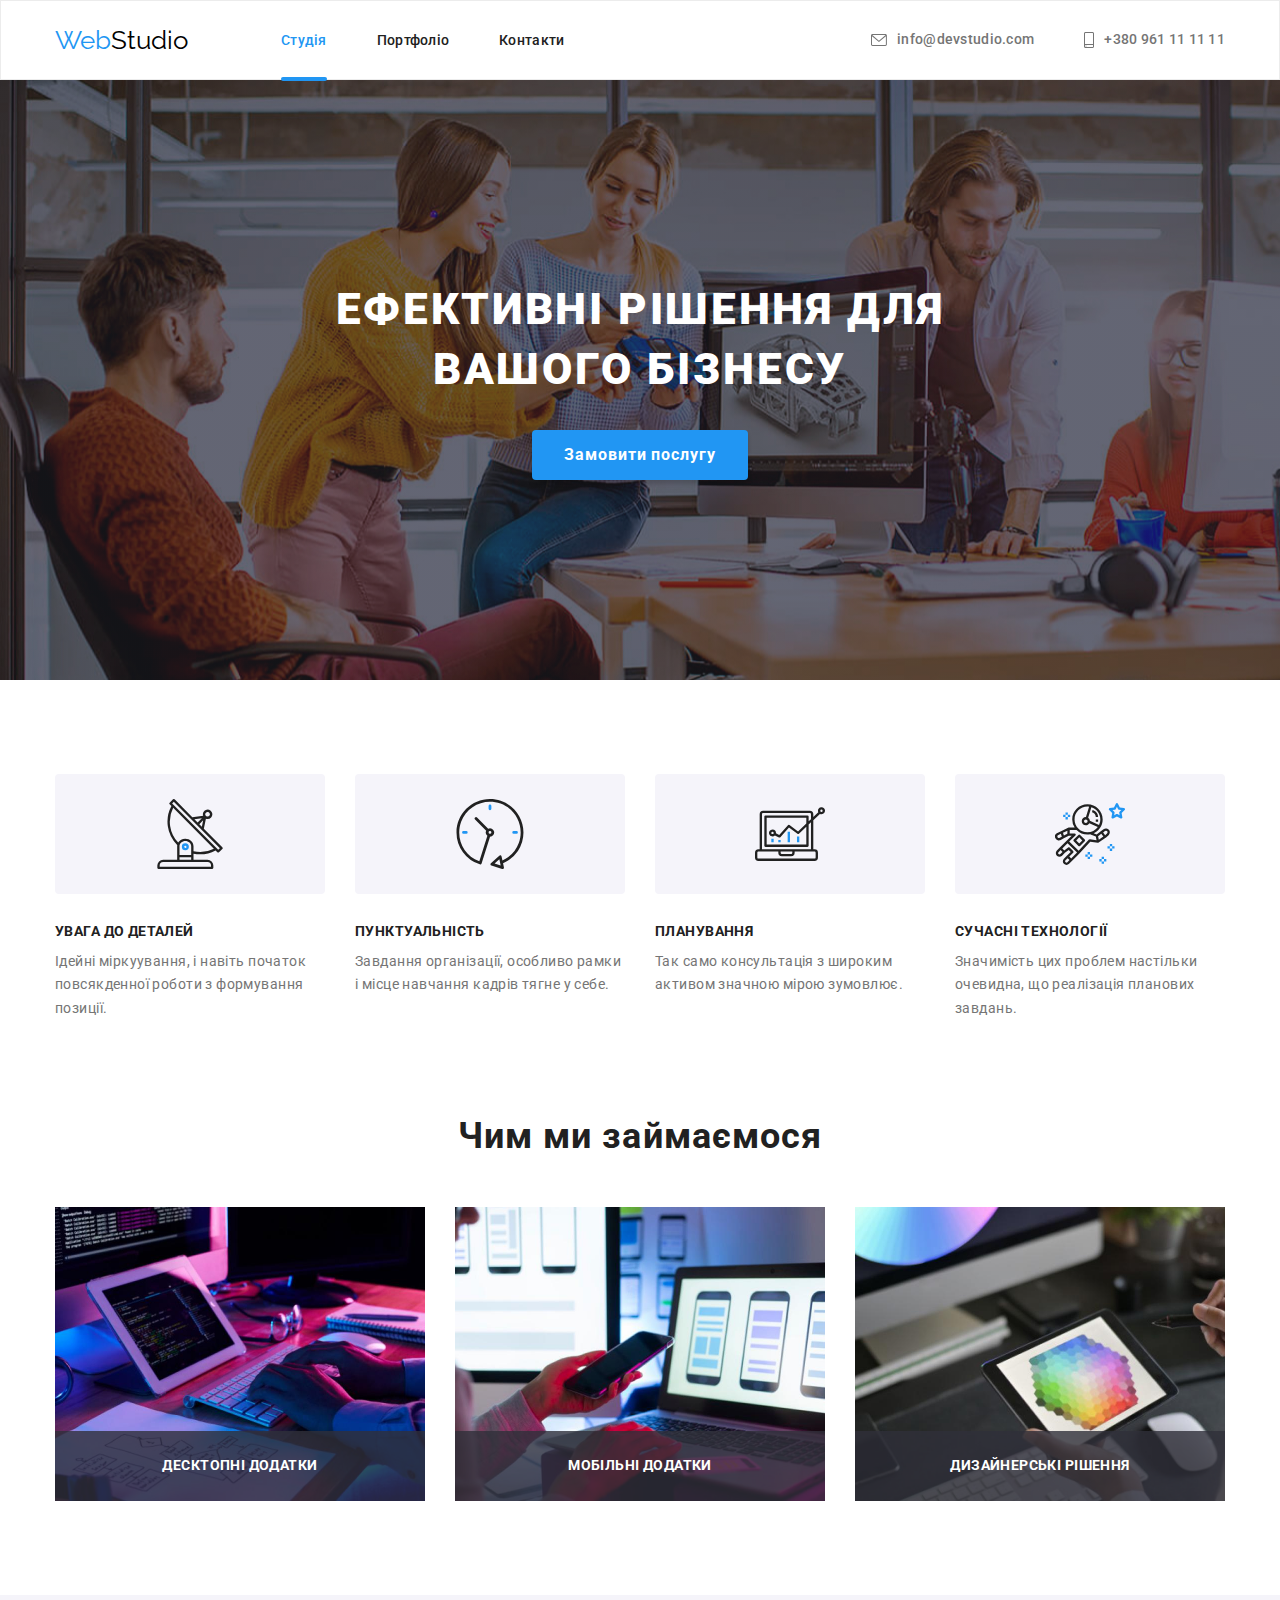
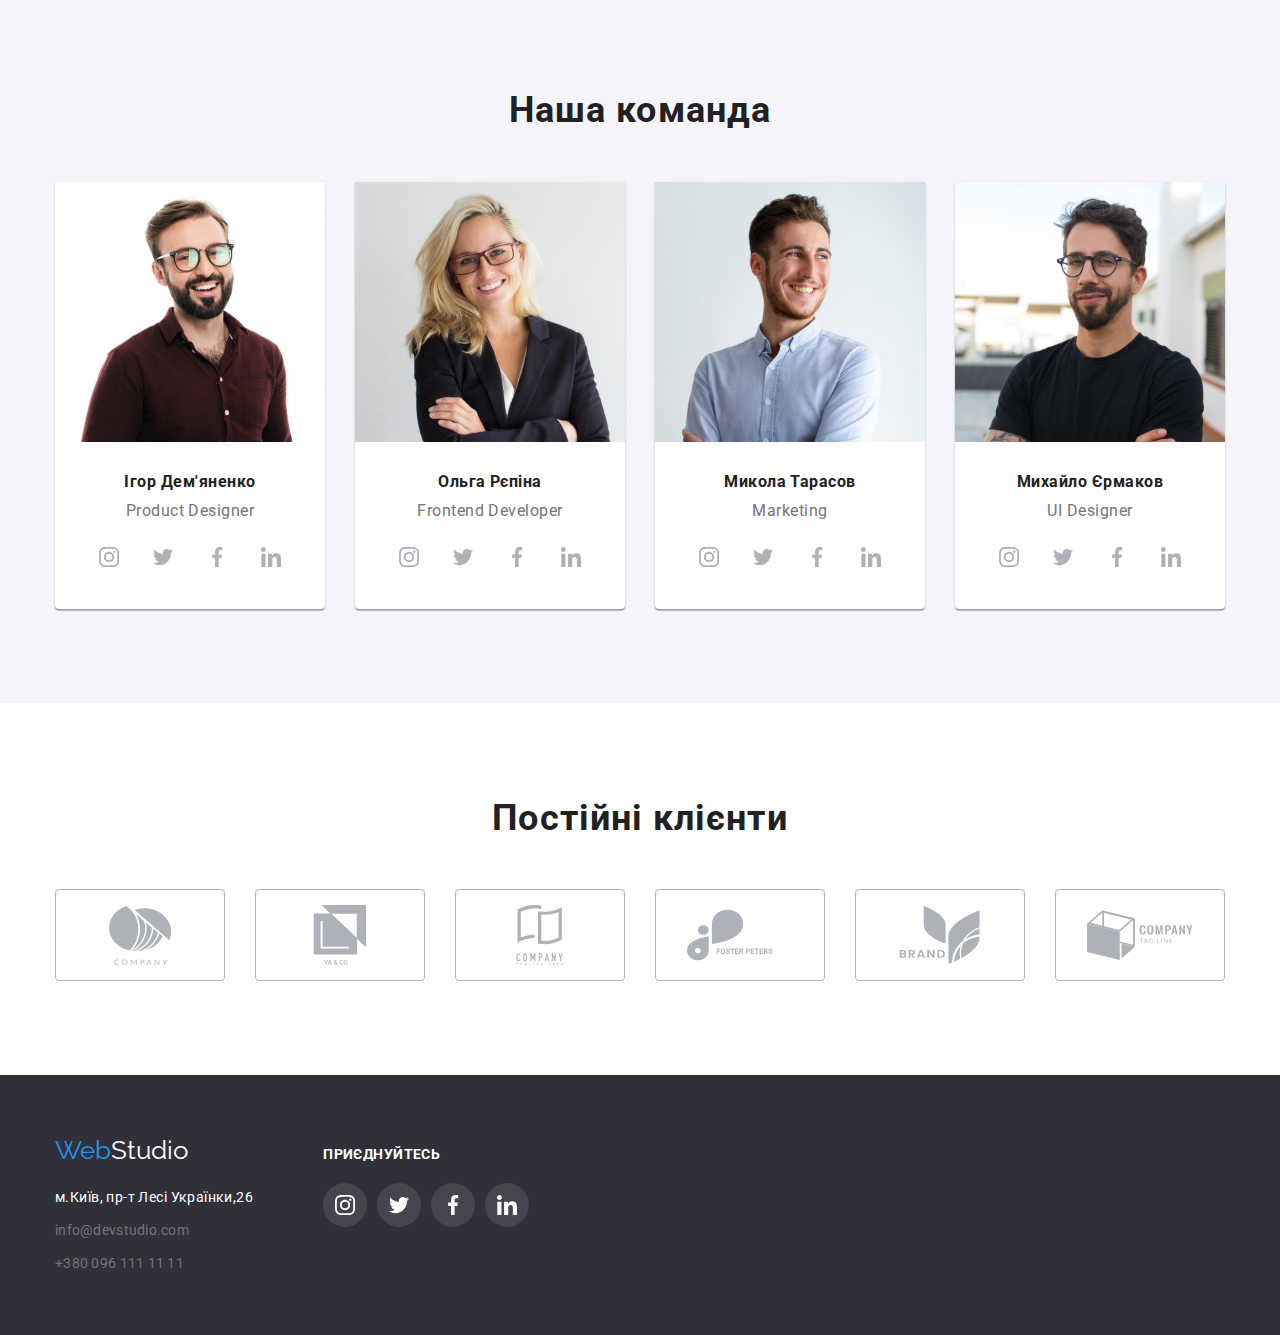
<file: index.html>
<!DOCTYPE html>
<html lang="uk">
<head>
    <meta charset="UTF-8">
    <meta http-equiv="X-UA-Compatible" content="IE=edge">
    <meta name="viewport" content="width=device-width, initial-scale=1.0">
    <title>Document</title>
    <link rel="preconnect" href="https://fonts.googleapis.com">
    <link rel="preconnect" href="https://fonts.gstatic.com" crossorigin>
    <link href="https://fonts.googleapis.com/css2?family=Raleway:wght@700&family=Roboto:wght@400;500;700;900&display=swap" rel="stylesheet">
    <link rel="stylesheet" href="https://cdnjs.cloudflare.com/ajax/libs/modern-normalize/1.1.0/modern-normalize.min.css">
    <link rel="stylesheet" href="css/styles.css">
</head>
<body>

    <header class="header">
        <div class="container container-header">
            <a class="webstudioheader" href=""><span class="span-web"> Web</span>Studio</a>
            <nav class="navigation">
                <ul class="studio-list">
                    <li>
                        <a class="header-transition current" href=""> Студія</a>
                    </li>
                    <li>
                        <a class="header-transition" href="portfolio.html"> Портфоліо</a>
                    </li>
                    <li>
                        <a class="header-transition" href=""> Контакти</a>
                    </li>
                </ul>
            </nav>
            <ul class="mail-list">
                <li>
                    <a class="mailtel list-icon-hover" href="mailto:info@devstudio.com">
                        <svg class="folder">
                            <use href="./images/icons.svg#icon-envelope-hover"></use>
                        </svg>
                        info@devstudio.com</a>
                    
                </li>
                <li>
                    <a class="mailtel list-icon-hover" href="tel:+380961111111">
                        <svg class="phone">
                            <use href="./images/icons.svg#icon-smartphone"></use>
                        </svg>
                        +380&nbsp;961&nbsp;11&nbsp;11&nbsp;11
                    </a>
                </li>
            </ul>
        </div>
    </header>
    <main class="main">
        <section class="conteiner-general section">
            <div class="container">
                <h1 class="main-title">Ефективні рішення для вашого бізнесу</h1>
                <button class="button-index" type="button" data-modal-open>Замовити послугу</button>
            </div>
        </section>
            <section class="conteiner-goals section">
                <div class="container">
                    <!-- <h2>Ціль компанії</h2> -->
                    <ul class="goals-flex">
                        <li class="lists lists-goals">
                            <div class="container-icon-goals">
                                <svg class="icon-goals">
                                    <use href="./images/icons.svg#icon-antenna-1"></use>
                                </svg>
                            </div>
                            <h3 class="goals-description">УВАГА ДО ДЕТАЛЕЙ</h3>
                            <p class="goals-text">Ідейні міркуування, і навіть початок повсякденної роботи з формування позиції.</p>
                        </li>
                        <li class="lists lists-goals">
                            <div class="container-icon-goals">
                                <svg class="icon-goals">
                                    <use href="./images/icons.svg#icon-clock-1"></use>
                                </svg>
                            </div>
                            <h3 class="goals-description">ПУНКТУАЛЬНІСТЬ</h3>
                            <p class="goals-text">Завдання організації, особливо рамки і місце навчання кадрів тягне у себе.</p>
                        </li>
                        <li class="lists lists-goals">
                            <div class="container-icon-goals">
                                <svg class="icon-goals">
                                    <use href="./images/icons.svg#icon-diagram-1"></use>
                                </svg>
                            </div>
                            <h3 class="goals-description">ПЛАНУВАННЯ</h3>
                            <p class="goals-text">Так само консультація з широким активом значною мірою зумовлює.</p>
                        </li>
                        <li class="lists lists-goals">
                            <div class="container-icon-goals">
                                <svg class="icon-goals">
                                    <use href="./images/icons.svg#icon-astronaut-1"></use>
                                </svg>
                            </div>
                            <h3 class="goals-description">СУЧАСНІ ТЕХНОЛОГІЇ</h3>
                            <p class="goals-text">Значимість цих проблем настільки очевидна, що реалізація планових завдань.</p>
                        </li>
                    </ul>
                </div>
            </section>
            <section class="conteiner-page section">
                <div class="container">
                    <h2 class="pageteams">Чим ми займаємося</h2>
                        <ul class="page-flex">
                            <li class="bottom-background-image">
                                    <img src="./images/Page1.jpg" alt="Зображення WebStudio" height="294" width="370">
                                    <div class="wrapper">
                                        <p class="text-page-studio">ДЕСКТОПНІ ДОДАТКИ</p>
                                    </div>
                            </li>
                            <li class="bottom-background-image">
                                    <img src="./images/Page2.jpg" alt="Зображення WebStudio" height="294" width="370">
                                    <div class="wrapper">
                                        <p class="text-page-studio">МОБІЛЬНІ ДОДАТКИ</p>
                                    </div>
                            </li>
                            <li class="bottom-background-image">
                                    <img src="./images/Page3.jpg" alt="Зображення WebStudio" height="294" width="370">
                                    <div class="wrapper">
                                        <p class="text-page-studio">ДИЗАЙНЕРСЬКІ РІШЕННЯ</p>
                                    </div>
                            </li>
                        </ul>
                </div>                    
            </section>
            <section class="conteiner-team section">
                <div class="container">
                    <h2 class="pageteams">Наша команда</h2>
                    <ul class="team-flex">
                        <li class="lists lists-people">
                            <img src="images/People1.jpg" alt="Men in a company WebStudio"  width="270" height="260">
                            <div class="name-profession">
                                <h3 class="team-name">Ігор Дем'яненко</h3>
                                <p class="team-profession">Product Designer</p>
                                <div class="container-social-network">
                                    <a class="circle" href="">
                                        <svg class="social-network">
                                            <use href="./images/icons.svg#icon-instagram-2"></use>
                                        </svg>
                                    </a>
                                    <a class="circle" href="">
                                        <svg class="social-network">
                                            <use href="./images/icons.svg#icon-twitter-1"></use>
                                        </svg>
                                    </a>
                                    <a class="circle" href="">
                                        <svg class="social-network">
                                            <use href="./images/icons.svg#icon-facebook-1"></use>
                                        </svg>
                                    </a>
                                    <a class="circle" href="">
                                        <svg class="social-network">
                                            <use href="./images/icons.svg#icon-linkedin-1"></use>
                                        </svg>
                                    </a>
                                </div>
                            </div>
                        </li>
                        <li class="lists lists-people">
                            <img src="images/People2.jpg" alt="Women in a company WebStudio" width="270" height="260">
                            <div class="name-profession">
                                <h3 class="team-name">Ольга Рєпіна</h3>
                                <p class="team-profession">Frontend Developer</p>
                                <div class="container-social-network">
                                    <a class="circle" href="">
                                        <svg class="social-network">
                                            <use href="./images/icons.svg#icon-instagram-2"></use>
                                        </svg>
                                    </a>
                                    <a class="circle" href="">
                                        <svg class="social-network">
                                            <use href="./images/icons.svg#icon-twitter-1"></use>
                                        </svg>
                                    </a>
                                    <a class="circle" href="">
                                        <svg class="social-network">
                                            <use href="./images/icons.svg#icon-facebook-1"></use>
                                        </svg>
                                    </a>
                                    <a class="circle" href="">
                                        <svg class="social-network">
                                            <use href="./images/icons.svg#icon-linkedin-1"></use>
                                        </svg>
                                    </a>
                                </div>
                            </div> 
                        </li>
                        <li class="lists lists-people">
                            <img src="images/People3.jpg" alt="Men in a company WebStudio" width="270" height="260">
                            <div class="name-profession">
                                <h3 class="team-name">Микола Тарасов</h3>
                                <p class="team-profession">Marketing</p>
                                <div class="container-social-network">
                                    <a class="circle" href="">
                                        <svg class="social-network">
                                            <use href="./images/icons.svg#icon-instagram-2"></use>
                                        </svg>
                                    </a>
                                    <a class="circle" href="">
                                        <svg class="social-network">
                                            <use href="./images/icons.svg#icon-twitter-1"></use>
                                        </svg>
                                    </a>
                                    <a class="circle" href="">
                                        <svg class="social-network">
                                            <use href="./images/icons.svg#icon-facebook-1"></use>
                                        </svg>
                                    </a>
                                    <a class="circle" href="">
                                        <svg class="social-network">
                                            <use href="./images/icons.svg#icon-linkedin-1"></use>
                                        </svg>
                                    </a>
                                </div>
                            </div>
                        </li>
                        <li class="lists lists-people">
                            <img src="images/People4.jpg" alt="Men in a company WebStudio" width="270" height="260">
                            <div class="name-profession">
                                <h3 class="team-name">Михайло Єрмаков</h3>
                                <p class="team-profession">UI Designer</p>
                                <div class="container-social-network">
                                    <a class="circle" href="">
                                        <svg class="social-network">
                                            <use href="./images/icons.svg#icon-instagram-2"></use>
                                        </svg>
                                    </a>
                                    <a class="circle" href="">
                                        <svg class="social-network">
                                            <use href="./images/icons.svg#icon-twitter-1"></use>
                                        </svg>
                                    </a>
                                    <a class="circle" href="">
                                        <svg class="social-network">
                                            <use href="./images/icons.svg#icon-facebook-1"></use>
                                        </svg>
                                    </a>
                                    <a class="circle" href="">
                                        <svg class="social-network">
                                            <use href="./images/icons.svg#icon-linkedin-1"></use>
                                        </svg>
                                    </a>
                                </div>
                            </div>
                        </li>
                    </ul>
                </div>
            </section>
            <section class="section">
                <div class="container">
                    <h2 class="client">Постійні клієнти</h2>
                    <ul class="container-client">
                        <li>
                            <a class="color-company" href="">
                                <svg class="company-client">
                                    <use href="./images/icons.svg#icon-group"></use>
                                </svg>
                            </a>
                        </li>
                        <li>
                            <a class="color-company" href="">
                                <svg class="company-client">
                                    <use href="./images/icons.svg#icon-group-1"></use>
                                </svg>
                            </a>
                        </li>
                        <li>
                            <a class="color-company" href="">
                                <svg class="company-client">
                                    <use href="./images/icons.svg#icon-group-2"></use>
                                </svg>
                            </a>
                        </li>
                        <li>
                            <a class="color-company" href="">
                                <svg class="company-client">
                                    <use href="./images/icons.svg#icon-group-3"></use>
                                </svg>
                            </a>
                        </li>
                        <li>
                            <a class="color-company" href="">
                                <svg class="company-client">
                                    <use href="./images/icons.svg#icon-group-4"></use>
                                </svg>
                            </a>
                        </li>
                        <li>
                            <a class="color-company" href="">
                                <svg class="company-client">
                                    <use href="./images/icons.svg#icon-group-5"></use>
                                </svg>
                            </a>
                        </li>
                    </ul>
                </div>
            </section>
    </main>
    <footer class="footer">
            <div class="container">
                <div class="footer-centre-text">
                    <div>
                    <a class="webstudiofooter" href=""><span class="span-web"> Web</span>Studio</a>
                <address class="footer-address">
                    <ul>
                        <li class="footer-adress__lists">
                        <a class="adress" href="https://www.google.com/maps/place/%D0%B1%D1%83%D0%BB%D1%8C%D0%B2%D0%B0%D1%80+%D0%9B%D0%B5%D1%81%D1%96+%D0%A3%D0%BA%D1%80%D0%B0%D1%97%D0%BD%D0%BA%D0%B8,+26,+%D0%9A%D0%B8%D1%97%D0%B2,+02000/@50.4265807,30.5361971,17z/data=!3m1!4b1!4m5!3m4!1s0x40d4cf0e033ecbe9:0x57a4dffefec77da0!8m2!3d50.4265807!4d30.5383858" target="_blank" rel="noopener noreferrer">
                                м.Київ, пр-т Лесі Українки,26
                            </a>   
                        </li>
                        <li class="footer-adress__lists">
                            <a class="mailtel mailtel-footer" href="mailto:info@devstudio.com">
                                info@devstudio.com
                            </a>
                        </li>
                        <li class="footer-adress__lists">
                            <a class="mailtel mailtel-footer" href="tel:+3800961111111">
                                +380 096 111 11 11
                            </a>
                        </li>
                    </ul>
                </address>
            </div>
            <div>
            <h2 class="text-footer">ПРИЄДНУЙТЕСЬ</h2>
            <ul class="footer-social-network">
                <li>
                    <a class="circle circle-footer" href="">
                        <svg class="social-network social-network-footer">
                            <use href="./images/icons.svg#icon-instagram-2"></use>
                        </svg>
                    </a>
                </li>
                <li>
                    <a class="circle circle-footer" href="">
                        <svg class="social-network social-network-footer">
                            <use href="./images/icons.svg#icon-twitter-1"></use>
                        </svg>
                    </a>
                </li>
                <li>
                    <a class="circle circle-footer" href="">
                        <svg class="social-network social-network-footer">
                            <use href="./images/icons.svg#icon-facebook-1"></use>
                        </svg>
                    </a>
                </li>
                <li>
                    <a class="circle circle-footer" href="">
                        <svg class="social-network social-network-footer">
                            <use href="./images/icons.svg#icon-linkedin-1"></use>
                        </svg>
                    </a>
                </li>
            </ul>
            </div> 
        </div>
    </div>    
    </footer>
    <div class="backdrop is-hidden" data-modal>
        <div class="modal">
            <button class="modal-button" type="button" data-modal-close>
                <svg class="icon-close">
                    <use href="./images/icons.svg#icon-close"></use>
                </svg>
            </button>
        </div>
    </div>
    <script src="./js/modal.js">

    </script>
</body>
</html>
</file>
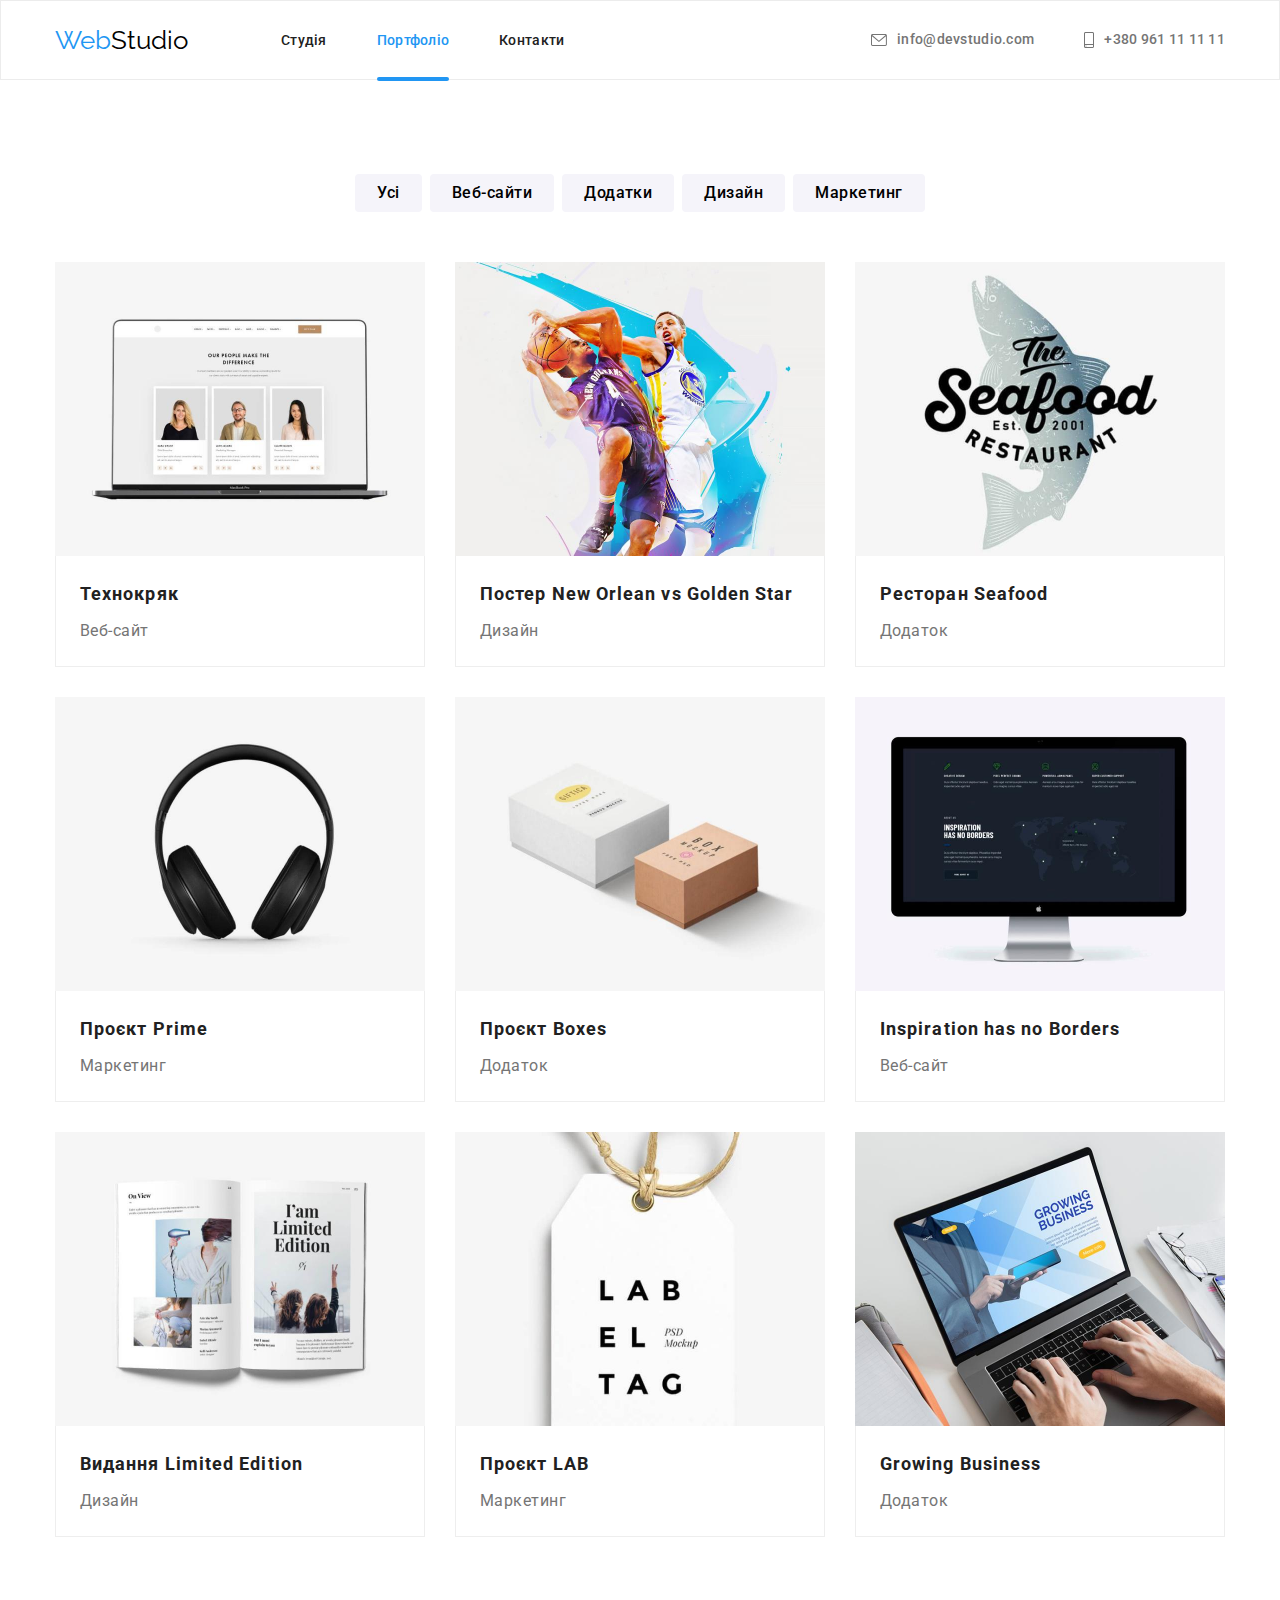
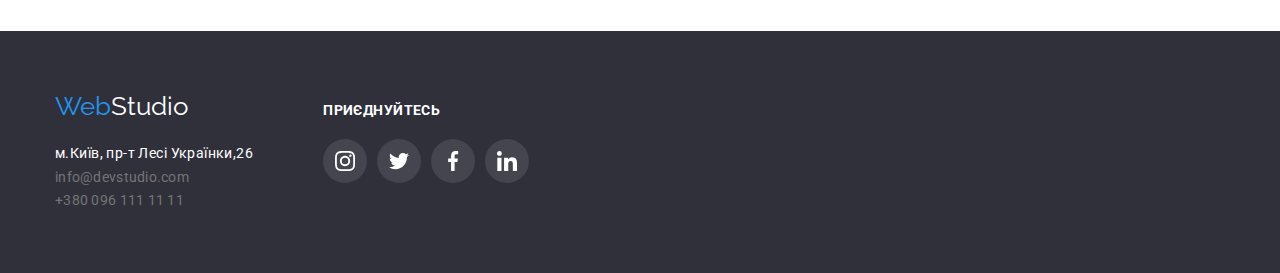
<file: portfolio.html>
<!DOCTYPE html>
<html lang="en">
<head>
    <meta charset="UTF-8">
    <meta http-equiv="X-UA-Compatible" content="IE=edge">
    <meta name="viewport" content="width=device-width, initial-scale=1.0">
    <title>Document</title>
    <link rel="preconnect" href="https://fonts.googleapis.com">
    <link rel="preconnect" href="https://fonts.gstatic.com" crossorigin>
    <link href="https://fonts.googleapis.com/css2?family=Raleway:wght@700&family=Roboto:wght@400;500;700;900&display=swap" rel="stylesheet">
    <link rel="stylesheet" href="https://cdnjs.cloudflare.com/ajax/libs/modern-normalize/1.1.0/modern-normalize.min.css">
    <link rel="stylesheet" href="css/styles.css">
</head>
<body>
    <header class="header">
        <div class="container container-header">
            <a class="webstudioheader" href=""><span class="span-web"> Web</span>Studio</a>
            <nav class="navigation">
                <ul class="studio-list">
                    <li>
                        <a class="header-transition" href="index.html"> Студія</a>
                    </li>
                    <li>
                        <a class="header-transition current" href=""> Портфоліо</a>
                    </li>
                    <li>
                        <a class="header-transition" href=""> Контакти</a>
                    </li>
                </ul>
            </nav>
            <ul class="mail-list">
                <li>
                    <a class="mailtel list-icon-hover" href="mailto:info@devstudio.com">
                        <svg class="folder">
                            <use href="./images/icons.svg#icon-envelope-hover"></use>
                        </svg>
                        info@devstudio.com</a>
                    
                </li>
                <li>
                    <a class="mailtel list-icon-hover" href="tel:+380961111111">
                        <svg class="phone">
                            <use href="./images/icons.svg#icon-smartphone"></use>
                        </svg>
                        +380&nbsp;961&nbsp;11&nbsp;11&nbsp;11
                    </a>
                </li>
            </ul>
        </div>
    </header>
    <main>
            <section class="conteiner-different-page section">
                <div class="container">
                    <!-- <h1>Усі зображення</h1> -->
                    <ul class="page">
                        <li>
                            <button class="button-portfolio" type="button">Усі</button>
                        </li>
                        <li>
                            <button class="button-portfolio" type="button">Веб-сайти</button>
                        </li>
                        <li>
                            <button class="button-portfolio" type="button">Додатки</button>
                        </li>
                        <li>
                            <button class="button-portfolio" type="button">Дизайн</button>
                        </li>
                        <li>
                            <button class="button-portfolio" type="button">Маркетинг</button>
                        </li>
                    </ul>
                    <ul class="different-page">
                        <li class="lists-different-page">
                            <div class="pop-up-window">
                                <p class="text-pop-up-window">Ресурс пропонує комплексні пропозиції з різним рівнем функціоналу та сервісів.
                                    Все це дозволить відвідувачу отримати вичерпні відомості про компанію чи приватну особу.
                                </p> 
                                    <img  src="images/imagesportfolio/image.jpg" alt="Веб-сайт" width="370" height="294">           
                                </div> 
                            <div class="border-text">
                                    <h2 class="portfolio-description">Технокряк</h2>
                                    <p class="portfolio-text">Веб-сайт</p>  
                            </div>
                        </li>
                        <li class="lists-different-page">
                             <div class="pop-up-window">
                                <p class="text-pop-up-window">Ресурс пропонує комплексні пропозиції з різним рівнем функціоналу та сервісів.
                                    Все це дозволить відвідувачу отримати вичерпні відомості про компанію чи приватну особу.
                                </p> 
                                <img src="images/imagesportfolio/image1.jpg" alt="Дизайн" width="370" height="294">         
                            </div>
                            <div class="border-text">
                                    <h2 class="portfolio-description">Постер New Orlean vs Golden Star</h2>
                                    <p class="portfolio-text">Дизайн</p>
                            </div>
                        </li>
                        <li class="lists-different-page">
                             <div class="pop-up-window">
                                <p class="text-pop-up-window">Ресурс пропонує комплексні пропозиції з різним рівнем функціоналу та сервісів.
                                    Все це дозволить відвідувачу отримати вичерпні відомості про компанію чи приватну особу.
                                </p> 
                                <img src="images/imagesportfolio/image2.jpg" alt="Додаток" width="370" height="294">            
                            </div>
                            <div class="border-text">
                                    <h2 class="portfolio-description">Ресторан Seafood</h2>
                                    <p class="portfolio-text">Додаток</p>
                            </div>
                        </li>
                        <li class="lists-different-page">
                             <div class="pop-up-window">
                                <p class="text-pop-up-window">Ресурс пропонує комплексні пропозиції з різним рівнем функціоналу та сервісів.
                                    Все це дозволить відвідувачу отримати вичерпні відомості про компанію чи приватну особу.
                                </p> 
                                <img src="images/imagesportfolio/image3.jpg" alt="Маркетинг" width="370" height="294">          
                            </div>
                            <div class="border-text">
                                    <h2 class="portfolio-description">Проєкт Prime</h2>
                                    <p class="portfolio-text">Маркетинг</p>
                            </div>
                        </li>
                        <li class="lists-different-page">
                             <div class="pop-up-window">
                                <p class="text-pop-up-window">Ресурс пропонує комплексні пропозиції з різним рівнем функціоналу та сервісів.
                                    Все це дозволить відвідувачу отримати вичерпні відомості про компанію чи приватну особу.
                                </p> 
                                <img src="images/imagesportfolio/image4.jpg" alt="Додаток" width="370" height="294">            
                            </div>
                            <div class="border-text">
                                    <h2 class="portfolio-description">Проєкт Boxes</h2>
                                    <p class="portfolio-text">Додаток</p>
                            </div>
                        </li>
                        <li class="lists-different-page">
                             <div class="pop-up-window">
                                <p class="text-pop-up-window">Ресурс пропонує комплексні пропозиції з різним рівнем функціоналу та сервісів.
                                    Все це дозволить відвідувачу отримати вичерпні відомості про компанію чи приватну особу.
                                </p> 
                                <img src="images/imagesportfolio/image5.jpg" alt="Веб-сайт" width="370" height="294">           
                            </div>
                            <div class="border-text">
                                    <h2 class="portfolio-description">Inspiration has no Borders</h2>
                                    <p class="portfolio-text">Веб-сайт</p>
                            </div>
                        </li>
                        <li class="lists-different-page">
                             <div class="pop-up-window">
                                <p class="text-pop-up-window">Ресурс пропонує комплексні пропозиції з різним рівнем функціоналу та сервісів.
                                    Все це дозволить відвідувачу отримати вичерпні відомості про компанію чи приватну особу.
                                </p> 
                                <img src="images/imagesportfolio/image6.jpg" alt="Дизайн" width="370" height="294">         
                            </div>
                            <div class="border-text">
                                    <h2 class="portfolio-description">Видання Limited Edition</h2>
                                    <p class="portfolio-text">Дизайн</p>
                            </div>
                        </li>
                        <li class="lists-different-page">
                             <div class="pop-up-window">
                                <p class="text-pop-up-window">Ресурс пропонує комплексні пропозиції з різним рівнем функціоналу та сервісів.
                                    Все це дозволить відвідувачу отримати вичерпні відомості про компанію чи приватну особу.
                                </p> 
                                <img src="images/imagesportfolio/image7.jpg" alt="Маркетинг" width="370" height="294">          
                            </div>
                            <div class="border-text">
                                    <h2 class="portfolio-description">Проєкт LAB</h2>
                                    <p class="portfolio-text">Маркетинг</p>
                            </div>
                        </li>
                        <li class="lists-different-page">
                             <div class="pop-up-window">
                                <p class="text-pop-up-window">Ресурс пропонує комплексні пропозиції з різним рівнем функціоналу та сервісів.
                                    Все це дозволить відвідувачу отримати вичерпні відомості про компанію чи приватну особу.
                                </p> 
                                <img src="images/imagesportfolio/image8.jpg" alt="Додаток" width="370" height="294">            
                            </div>
                            <div class="border-text">
                                    <h2 class="portfolio-description">Growing Business</h2>
                                    <p class="portfolio-text">Додаток</p>
                            </div>
                        </li>
                    </ul>
                </div>
            </section>
    </main>
    <footer class="footer">
        <div class="container">
            <div class="footer-centre-text">
                <div>
                <a class="webstudiofooter" href=""><span class="span-web"> Web</span>Studio</a>
            <address class="footer-address">
                <ul>
                    <li>
                    <a class="adress" href="https://www.google.com/maps/place/%D0%B1%D1%83%D0%BB%D1%8C%D0%B2%D0%B0%D1%80+%D0%9B%D0%B5%D1%81%D1%96+%D0%A3%D0%BA%D1%80%D0%B0%D1%97%D0%BD%D0%BA%D0%B8,+26,+%D0%9A%D0%B8%D1%97%D0%B2,+02000/@50.4265807,30.5361971,17z/data=!3m1!4b1!4m5!3m4!1s0x40d4cf0e033ecbe9:0x57a4dffefec77da0!8m2!3d50.4265807!4d30.5383858" target="_blank" rel="noopener noreferrer">
                            м.Київ, пр-т Лесі Українки,26
                        </a>   
                    </li>
                    <li>
                        <a class="mailtel mailtel-footer" href="mailto:info@devstudio.com">
                            info@devstudio.com
                        </a>
                    </li>
                    <li>
                        <a class="mailtel mailtel-footer" href="tel:+3800961111111">
                            +380 096 111 11 11
                        </a>
                    </li>
                </ul>
            </address>
        </div>
        <div>
        <h2 class="text-footer">ПРИЄДНУЙТЕСЬ</h2>
        <ul class="footer-social-network">
            <li>
                <a class="circle circle-footer">
                    <svg class="social-network social-network-footer">
                        <use href="./images/icons.svg#icon-instagram-2"></use>
                    </svg>
                </a>
            </li>
            <li>
                <a class="circle circle-footer">
                    <svg class="social-network social-network-footer">
                        <use href="./images/icons.svg#icon-twitter-1"></use>
                    </svg>
                </a>
            </li>
            <li>
                <a class="circle circle-footer">
                    <svg class="social-network social-network-footer">
                        <use href="./images/icons.svg#icon-facebook-1"></use>
                    </svg>
                </a>
            </li>
            <li>
                <a class="circle circle-footer">
                    <svg class="social-network social-network-footer">
                        <use href="./images/icons.svg#icon-linkedin-1"></use>
                    </svg>
                </a>
            </li>
        </ul>
        </div> 
    </div>
</div>    
</footer>
</body>
</html>
</file>
<file: css/styles.css>
:root{
    --col:#212121;
    --white:#FFFFFF;
    --blue:#188CE8;
    --dlue-active:#15568b;
    --grey:#757575;
    --header-ul:#2196F3;
    --anim: 250ms cubic-bezier(0.4, 0, 0.2, 1);
}
body{
    font-family: 'Roboto', sans-serif;
    color: var(--col);
    font-size: 14px;
}
h1,
h2,
h3,
h4,
h5,
h6,
p{
    margin: 0;
}
ul,ol{
    margin: 0;
    padding: 0;
    list-style: none;
}
img{
    display: block;
}
.span-web{
    color: #2196F3;
}
.section{
    padding-top: 94px;
    padding-bottom: 94px;
}
/* Header */
.header{
    height: 80px;
    border: 1px solid #ECECEC;
}
.webstudioheader{
    font-family: 'Raleway', sans-serif;
    font-size: 26px;
    line-height: 1.19;
    color: black;
    text-decoration: none;
}
.header-transition{
    position: relative;
    text-decoration: none;
    letter-spacing: 0.02em;
    font-weight: 500;
    line-height: 1.14;
    color: var(--col);
    transition: color var(--anim);
}
.header-transition::after{
    content: "";
    position: absolute;
    bottom: 0;
    left: 0;
    display: block;
    top: 45px;
    width: 100%;
    height: 4px;
    background-color: #2196F3;
    border-radius: 2px;
    opacity: 0;
    transition: opacity var(--anim);
}
.header-transition.current::after{
    opacity: 1;
}
.header-transition:hover::after,
.header-transition:focus::after{
    opacity: 1;
}
.current{
    color: var(--header-ul);
}
.header-transition:hover,
.header-transition:focus{
    color: var(--header-ul);
}
.mailtel{
    display: flex;
    gap: 10px;
    align-items: center;
    text-decoration: none;
    font-weight: 500;
    letter-spacing: 0.02em;
    line-height: 1.14;
    color: currentColor;
    transition: color var(--anim);
}
.mailtel:hover,
.mailtel:focus{
    color: var(--blue);
}
.list-icon-hover{
    display: flex;
    gap: 10px;
    align-items: center;
    color: var(--grey);
}

.mail-list{
    display: flex;
    gap: 50px;
    margin-left: auto;
}
.container{
    width: 1200px;
    margin: 0 auto;
    padding-left: 15px;
    padding-right: 15px;
}
.container-header{
    height: 100%;
    display: flex;
    justify-content: space-between;
    align-items: center;
}
.studio-list{
    display: flex;
    gap: 50px;
}
.navigation{
    flex: 1;
    margin-left: 93px;
}
/* SVG */
.phone{
    width: 10px;
    height: 16px;
    fill: currentColor;
}
.folder{
    width: 16px;
    height: 12px;
    fill: currentColor;
    
}
.container-icon-goals{
    display: flex;
    justify-content: center;
    align-items: center;
    width: 270px;
    height: 120px;
    background-color: #F5F4FA;
    border-radius: 4px;
    margin-bottom: 30px;
    
}
.icon-goals{
    width: 70px;
    height: 70px;
}
.social-network{
    width: 20px;
    height: 20px;
    fill: currentColor;
}
.circle{
    display: flex;
    color: #AFB1B8;
    justify-content: center;
    align-items: center;
    width: 44px;
    height: 44px;
    border-radius: 50%;
    transition: background-color var(--anim), color var(--anim);

}
.circle:hover,
.circle:focus{
    background-color: #2196F3;
    color: #FFFFFF;
}
.container-social-network{
    display: flex;
    justify-content: center;
    margin-top: 15px;
    gap: 10px;
}
.circle-footer{
    background-color: rgba(255, 255, 255, 0.1);
}
.social-network-footer{
    fill: #FFFFFF;
}
.footer-social-network{
    margin-top: 20px;
    display: flex;
    gap: 10px;
}
/* BUTTON */

/* Main */
.main-title{
    width: 696px;
    margin: 0 auto;
    font-size: 44px;
    font-weight: 900;
    text-align: center;
    letter-spacing: 0.06em;
    text-transform: uppercase;
    line-height: 1.36;
    color: var(--white);
}
.conteiner-general{
    margin: 0 auto;
    max-width: 1600px;
    padding: 200px 0;
    background-image: linear-gradient(rgba(47, 48, 58, 0.4),rgba(47, 48, 58, 0.4)), url("../images/background.jpg");
    background-size: cover;
    background-repeat: no-repeat;
}
.button-index{
    display: block;
    margin: 0 auto;
    margin-top: 30px;
    padding: 10px 32px;
    font-size: 16px;
    font-weight: 700;
    line-height: 1.87;
    font-family: inherit;
    background-color: #2196F3;
    color: var(--white);
    letter-spacing: 0.06em;
    box-shadow: 0px 4px 4px rgba(0, 0, 0, 0.15);
    border-radius: 4px;
    border: none;
    cursor: pointer;
    transition: background-color var(--anim);
}
.button-index:hover,
.button-index:focus{
    background-color: #188CE8;
}
.goals-flex{
    display: flex;
    justify-content: space-between;

}
.lists-goals{
    max-width: 270px;
}
.goals-description{
    letter-spacing: 0.03em;
    text-transform: uppercase;
    line-height: 1.14;
    font-size: 14px;
}
.goals-text{
    margin-top: 10px;
    line-height: 1.71;
    letter-spacing: 0.03em;
    color: var(--grey);
}
.conteiner-goals{
padding-bottom: 0;
}
/* Container-page */
.conteiner-page{
    font-size: 36px;
    line-height: 1.17;  
}
.pageteams {
    font-size: 36px;
    text-align: center;
    letter-spacing: 0.03em;
    line-height: 1.17;
}
.page-flex{
    display: flex;
    justify-content: space-between;
    margin-top: 50px;
}

.bottom-background-image{
    position: relative;
}
.wrapper{
    position: absolute;
    width: 100%;
    height: 70px;
    bottom: 0;
    display: flex;
    align-items: center;
    justify-content: center;
    background-color: rgba(47, 48, 58, 0.8);
}
.text-page-studio{
    font-weight: 700;
    color: var(--white);
    font-size: 14px;
    line-height: 1.14;
    letter-spacing: 0.03em;
    text-transform: uppercase;
    text-align: center;
}
/* Conteiner-team */
.conteiner-team{
    background-color: #F5F4FA;
}
.team-name{
    font-size: 16px;
    text-align: center;
    letter-spacing: 0.03em;
    line-height: 1.19;
}
.team-profession{
    margin-top: 10px;
    font-size: 16px;
    text-align: center;
    letter-spacing: 0.03em;
    line-height: 1.19;
    color: var(--grey);      
}
.lists-people{
    max-width: 270px;
    background-color: #FFFFFF;
    box-shadow: 0px 1px 3px rgba(0, 0, 0, 0.12), 0px 1px 1px rgba(0, 0, 0, 0.14), 0px 2px 1px rgba(0, 0, 0, 0.2);
    border-radius: 0px 0px 4px 4px;
}
.team-flex{
    margin-top: 50px;
    display: flex;
    justify-content: space-between;
}
.name-profession{
    padding-top: 30px;
    padding-bottom: 30px;
}
/* Container-client */
.client{
    font-size: 36px;
    line-height: 1.17;
    text-align: center;
    letter-spacing: 0.03em;
    color: var(--col);
}
.container-client{
    display: flex;
    justify-content: space-between;
    margin-top: 50px;
}
.company-client{
    width: 106px;
    height: 60px;
    fill: currentColor;
}
.color-company{
    display: flex;
    justify-content: center;
    align-items: center;
    width: 170px;
    height: 92px;
    color: #AFB1B8;
    border: 1px solid #AFB1B8;
    border-radius: 4px;
    transition: color var(--anim), border-color var(--anim);
}
.color-company:hover,
.color-company:focus{
    color: var(--header-ul);
    border-color: var(--header-ul);
}

/* Footer */
.footer{ 
    padding: 60px 0;
    background-color: #2F303A;
}
.webstudiofooter{
    font-family: 'Raleway', sans-serif;
    font-size: 26px;
    line-height: 1.19;
    color: var(--white);
    text-decoration: none;
}
.footer-address{
    margin-top: 20px;
    font-style: normal;
}

.mailtel-footer{
    font-weight: 400;
    color: var(--grey);
}
.adress{
    text-decoration: none;
    letter-spacing: 0.03em;
    line-height: 1.71;
    color: var(--white);
    transition: color var(--anim);
}

.adress:hover,
.adress:focus
{
    color:var(--blue);
}
.footer-adress__lists:not(:last-child){
    margin-bottom: 9px;
}
.footer .mailtel{
    font-size: 14px;
    line-height: 1.71;
}
.text-footer{
    font-weight: 700;
    font-size: 14px;
    line-height: 1.14;
    letter-spacing: 0.03em;
    text-transform: uppercase;
    color: var(--white);
    }
.footer-centre-text{
    display: flex;
    gap: 70px;
    align-items: baseline;
}
/* Portfolio */
.button-portfolio{
    cursor: pointer;
    font-weight: 500;
    font-family: inherit;
    padding: 6px 22px 6px 22px;
    background-color: #F5F4FA;
    border: none;
    font-size: 16px;
    line-height: 1.62;
    letter-spacing: 0.03em;
    border-radius: 4px;
    transition: color var(--anim), background-color var(--anim), box-shadow var(--anim);
}
.button-portfolio:hover,
.button-portfolio:focus{
    color: #FFFFFF;
    background-color: #2196F3;
    box-shadow: 0px 3px 1px rgba(0, 0, 0, 0.1), 0px 1px 2px rgba(0, 0, 0, 0.08), 0px 2px 2px rgba(0, 0, 0, 0.12);
}
.portfolio-description{
    font-size: 18px;
    letter-spacing: 0.06em;
    line-height: 2;
    margin-bottom: 4px;
}
.portfolio-text{
    font-size: 16px;
    letter-spacing: 0.03em;
    line-height: 1.87;
    color: var(--grey);
}
.page{
    display: flex;
    justify-content: center;
    gap: 8px;
}
.different-page{
    margin-top: 50px;
    display: flex;
    justify-content: space-between;
    flex-wrap: wrap;
}
.lists-different-page{
    max-width: 370px;
    margin-bottom: 30px;
    transition: box-shadow var(--anim);
}
.lists-different-page:nth-last-child(-n + 3){
margin-bottom: 0;
}
.lists-different-page:hover,
.lists-different-page:focus{
    box-shadow: 0px 1px 1px rgba(0, 0, 0, 0.12), 0px 4px 4px rgba(0, 0, 0, 0.06), 1px 4px 6px rgba(0, 0, 0, 0.16);
}

.border-text{
    padding: 20px 24px;
    border: 1px solid #EEEEEE;
    border-top: none;
}
.pop-up-window{
    position: relative;
    overflow: hidden;
}
.text-pop-up-window{
    position: absolute;
    bottom: 0;
    left: 0;
    height: 100%;
    width: 100%;
    font-size: 18px;
    line-height: 1.55;
    letter-spacing: 0.03em;
    color: var(--white);
    padding: 63px 24px;
    background-color: rgba(33, 150, 243, 0.9);
    transition: transform var(--anim);
    transform: translateY(100%);
}
.lists-different-page:hover .text-pop-up-window{
    transform: translateY(0);
}
/* Modal */
.backdrop{
    position: fixed;
    top: 0;
    left: 0;
    width: 100%;
    height: 100%;
    background-color: rgba(0, 0, 0, 0.2);
    opacity: 1;
    pointer-events: initial;
    visibility: visible;
    transition: opacity var(--anim), visibility var(--anim);
}
.icon-close{
    width: 11px;
    height: 11px;
    fill:  #000000;
}
.modal-button{
    display: flex;
    justify-content: center;
    align-items: center;
    position: absolute;
    top: 8px;
    right: 8px;
    width: 30px;
    height: 30px;
    background: #FFFFFF;
    border: 1px solid rgba(0, 0, 0, 0.1);
    border-radius: 50%;
    cursor: pointer;
}
.modal{
    position: absolute;
    top: 50%;
    left: 50%;
    transform: translate( -50%, -50%);
    width: 528px;
    height: 581px;
    background: #FFFFFF;
    box-shadow: 0px 1px 3px rgba(0, 0, 0, 0.12), 0px 1px 1px rgba(0, 0, 0, 0.14), 0px 2px 1px rgba(0, 0, 0, 0.2);
    border-radius: 4px;
}
.backdrop.is-hidden{
    opacity: 0;
    pointer-events: none;
    visibility: initial;
}
</file>
